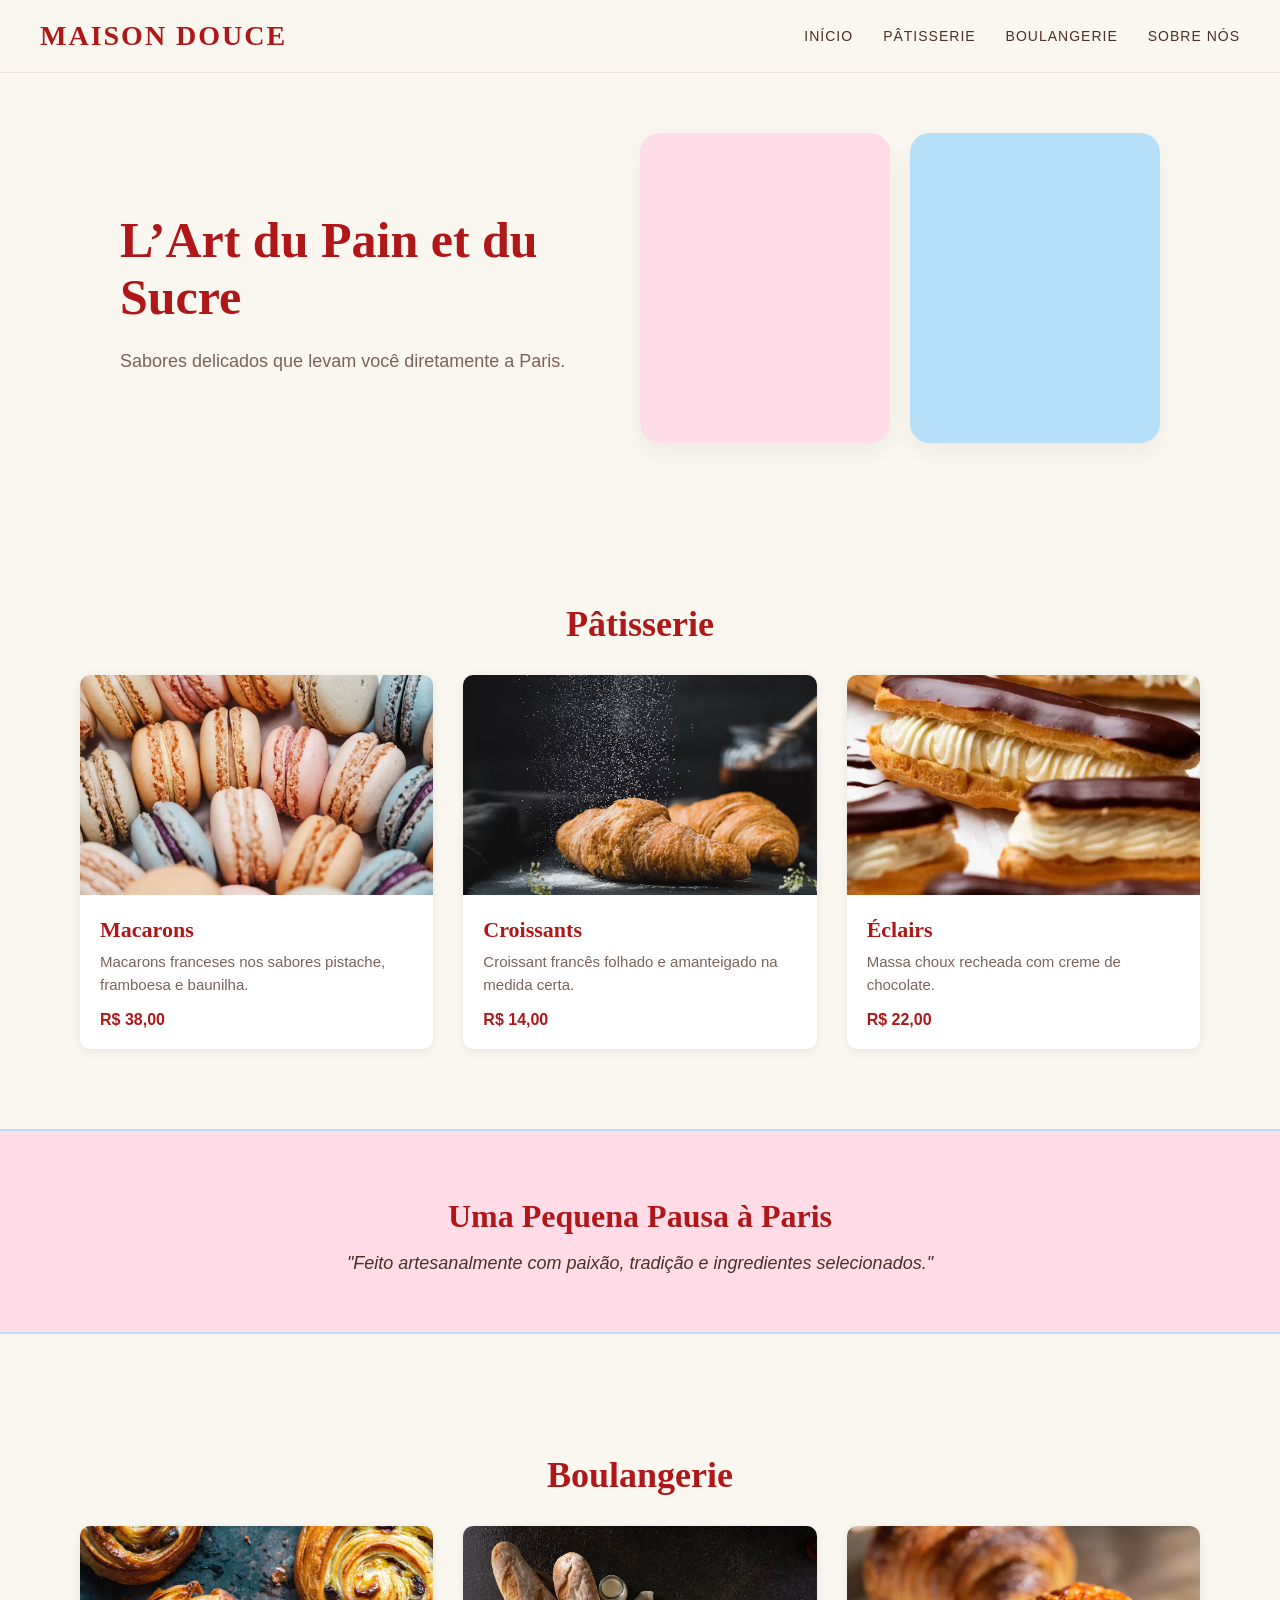
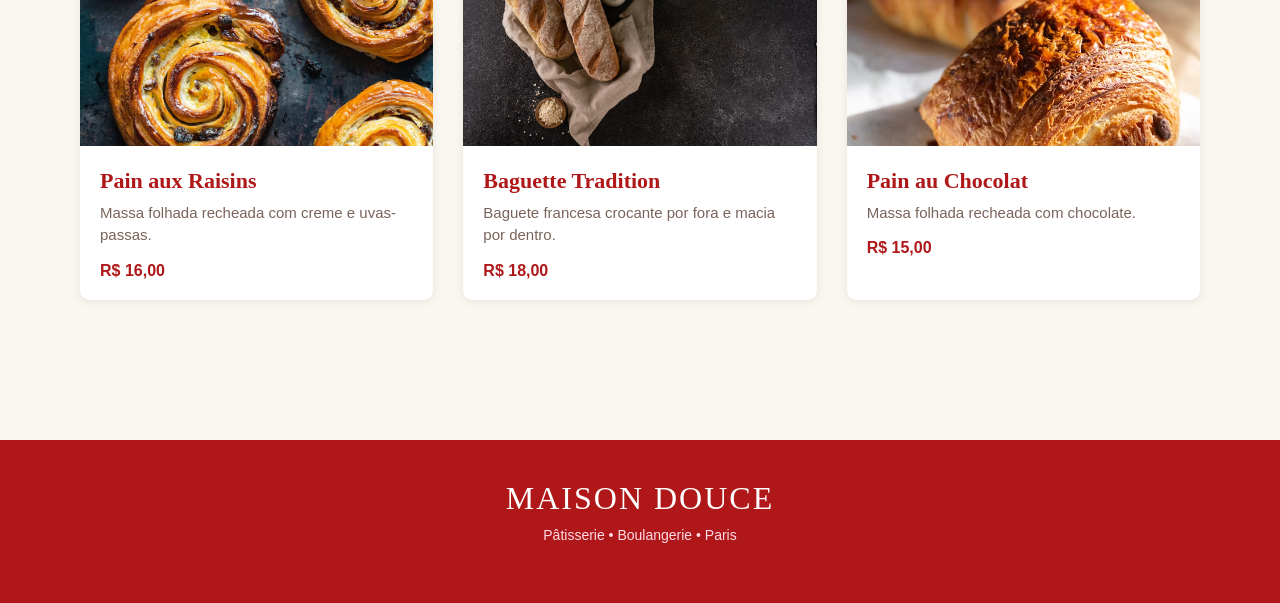
<file: index.html>
<!DOCTYPE html>
<html lang="pt-BR">
<head>
    <meta charset="UTF-8">
    <title>Maison Douce</title>
    <link rel="stylesheet" href="css/global.css">
    <link rel="stylesheet" href="css/index.css">
</head>
<body>

  <header>
    <div class="logo">Maison Douce</div>

    <nav>
        <a href="index.html">Início</a>
        <a href="patisserie.html">Pâtisserie</a>
        <a href="boulangerie.html">Boulangerie</a>
        <a href="sobre.html">Sobre Nós</a>
    </nav>
</header>

<section class="hero">
    <div class="hero-text">
    <h1>L’Art du Pain et du Sucre</h1>
    <p>Sabores delicados que levam você diretamente a Paris.</p>
    </div>
    <div class="hero-video">
    <div class="hero-card" style="background: var(--rosa-suave);">
        <video autoplay muted loop playsinline>
            <source src="assets/video/croissant.mp4" type="video/mp4">
        </video>
    </div>
    <div class="hero-card" style="background: var(--azul-pastel);">
      <video autoplay muted loop playsinline>
            <source src="assets/video/macarons.mp4" type="video/mp4">
        </video>
    </div>
</section>

<section class="catalogo">
    <h2 class="catalogo-title">
        <a href="patisserie.html">Pâtisserie</a>
    </h2>
    <div class="grid">
        <div class="product-card">
            <img src="assets/img/macarons.png" alt="Macarons">
            <h3>Macarons</h3>
            <p>Macarons franceses nos sabores pistache, framboesa e baunilha.</p>
            <span>R$ 38,00</span>
        </div>
        <div class="product-card">
            <img src="assets/img/croissant.png" alt="Croissant">
            <h3>Croissants</h3>
            <p>Croissant francês folhado e amanteigado na medida certa.</p>
            <span>R$ 14,00</span>
        </div>
        <div class="product-card">
            <img src="assets/img/eclair.png" alt="Éclair">
            <h3>Éclairs</h3>
            <p>Massa choux recheada com creme de chocolate.</p>
            <span>R$ 22,00</span>
        </div>
    </div>
</section>

<section class="quote">
    <h2 class="quote-title" id="sobrenos">Uma Pequena Pausa à Paris</h2>
    <p class="quote-text">"Feito artesanalmente com paixão, tradição e ingredientes selecionados."</p>
</section>

<section class="catalogo">
    <h2 class="catalogo-title">
        <a href="boulangerie.html">Boulangerie</a>
    </h2>
    <div class="grid">
        <div class="product-card">
            <img src="assets/img/raisins.png" alt="Pain aux Raisins">
            <h3>Pain aux Raisins</h3>
            <p>Massa folhada recheada com creme e uvas-passas.</p>
            <span>R$ 16,00</span>
        </div>
        <div class="product-card">
            <img src="assets/img/baguette.png" alt="Baguette">
            <h3>Baguette Tradition</h3>
            <p>Baguete francesa crocante por fora e macia por dentro.</p>
            <span>R$ 18,00</span>
        </div>
        <div class="product-card">
            <img src="assets/img/chocolat.png" alt="Pain au Chocolat">
            <h3>Pain au Chocolat</h3>
            <p>Massa folhada recheada com chocolate.</p>
            <span>R$ 15,00</span>
        </div>
    </div>
</section>

<footer>
    <div class="footer-logo">MAISON DOUCE</div>
    <div class="footer-sub">Pâtisserie • Boulangerie • Paris</div>
</footer>
</body>
</html>
</file>
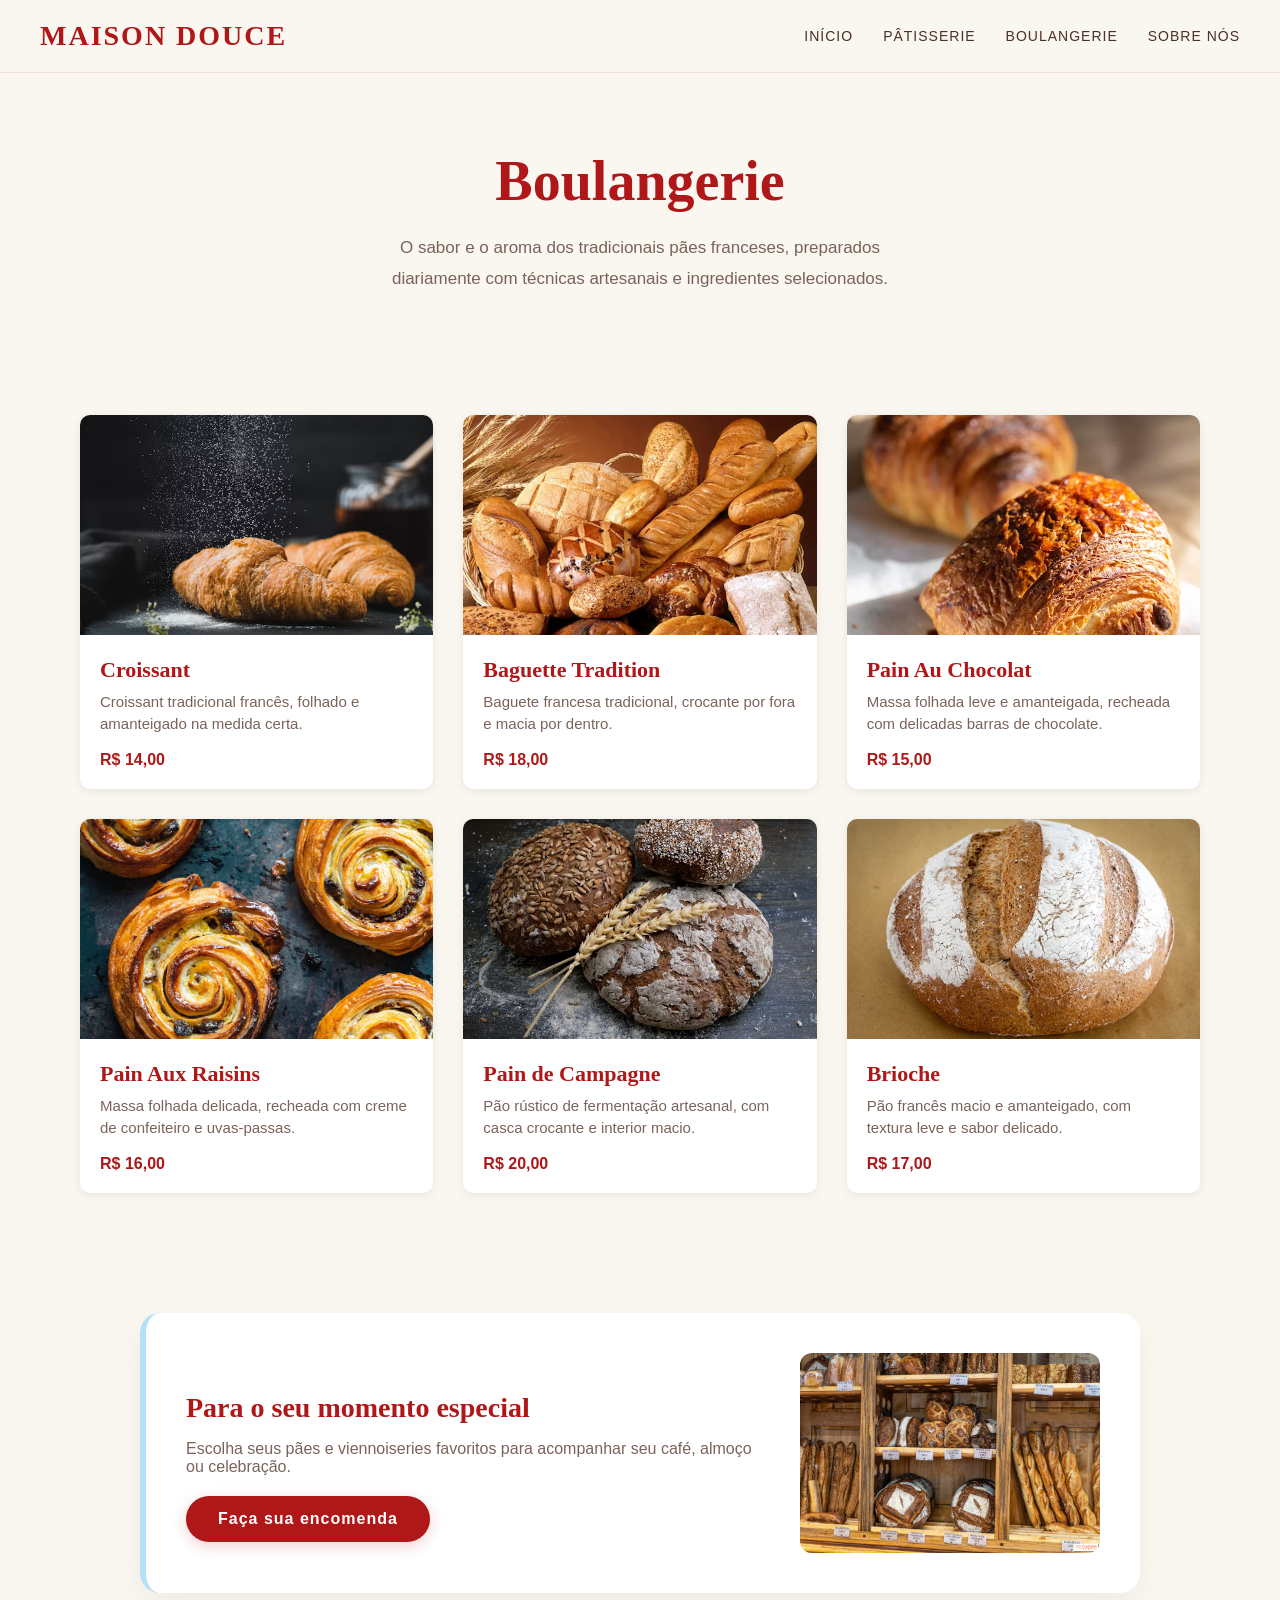
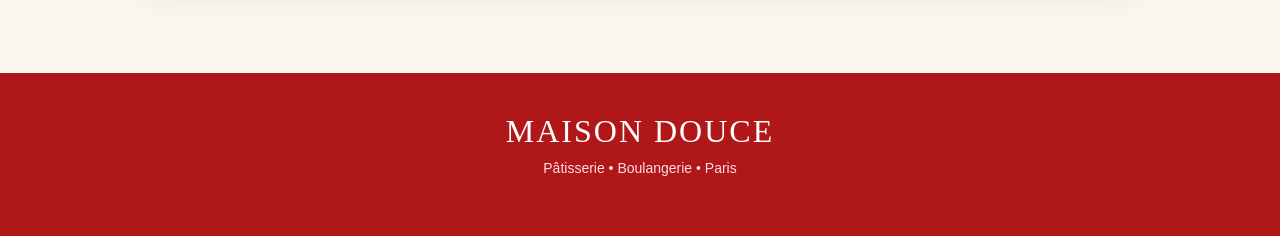
<file: boulangerie.html>
<!DOCTYPE html>
<html lang="pt-BR">

<head>
    <meta charset="UTF-8">
    <title>Boulangerie - Maison Douce</title>

    <link rel="stylesheet" href="css/global.css">
    <link rel="stylesheet" href="css/itens.css">
</head>

<body>

<header>
    <div class="logo">Maison Douce</div>

    <nav>
        <a href="index.html">Início</a>
        <a href="patisserie.html">Pâtisserie</a>
        <a href="boulangerie.html">Boulangerie</a>
        <a href="sobre.html">Sobre Nós</a>
    </nav>
</header>


<section class="hero">

    <div class="hero-text">
        <h1>Boulangerie</h1>

        <p>O sabor e o aroma dos tradicionais pães franceses, preparados diariamente com técnicas artesanais e ingredientes selecionados.</p>
    </div>

</section>

<section class="catalogo">
    <div class="grid">
        <div class="product-card">
            <img src="assets/img/croissant.png" alt="Croissant">
            <h3>Croissant</h3>
            <p>Croissant tradicional francês, folhado e amanteigado na medida certa.</p>
            <span>R$ 14,00</span>
        </div>
        <div class="product-card">
            <img src="assets/img/baguette02.png" alt="Baguette">
            <h3>Baguette Tradition</h3>
            <p>Baguete francesa tradicional, crocante por fora e macia por dentro.</p>
            <span>R$ 18,00</span>
        </div>
        <div class="product-card">
            <img src="assets/img/chocolat.png" alt="Pain Au Chocolat">
            <h3>Pain Au Chocolat</h3>
            <p>Massa folhada leve e amanteigada, recheada com delicadas barras de chocolate.</p>
            <span>R$ 15,00</span>
        </div>
        <div class="product-card">
            <img src="assets/img/raisins.png" alt="Pain Aux Raisins">
            <h3>Pain Aux Raisins</h3>
            <p>Massa folhada delicada, recheada com creme de confeiteiro e uvas-passas.</p>
            <span>R$ 16,00</span>
        </div>
        <div class="product-card">
            <img src="assets/img/pao.png" alt="Pão Artesanal">
            <h3>Pain de Campagne</h3>
            <p>Pão rústico de fermentação artesanal, com casca crocante e interior macio.</p>
            <span>R$ 20,00</span>
        </div>
        <div class="product-card">
            <img src="assets/img/paofrances.png" alt="Pão Artesanal francês">
            <h3>Brioche</h3>
            <p>Pão francês macio e amanteigado, com textura leve e sabor delicado.</p>
            <span>R$ 17,00</span>
        </div>
    </div>

</section>

<section class="order">
        <div class="order-info">
            <h3>Para o seu momento especial</h3>
            <p>Escolha seus pães e viennoiseries favoritos para acompanhar seu café, almoço ou celebração.</p>
            <a href="encomenda.html" class="btn-primary">Faça sua encomenda</a>
        </div>
        <img src="assets/img/boulangerie.png">
</section>

<footer>
    <div class="footer-logo">MAISON DOUCE</div>
    <div class="footer-sub">Pâtisserie • Boulangerie • Paris</div>
</footer>
</body>
</html>
</file>
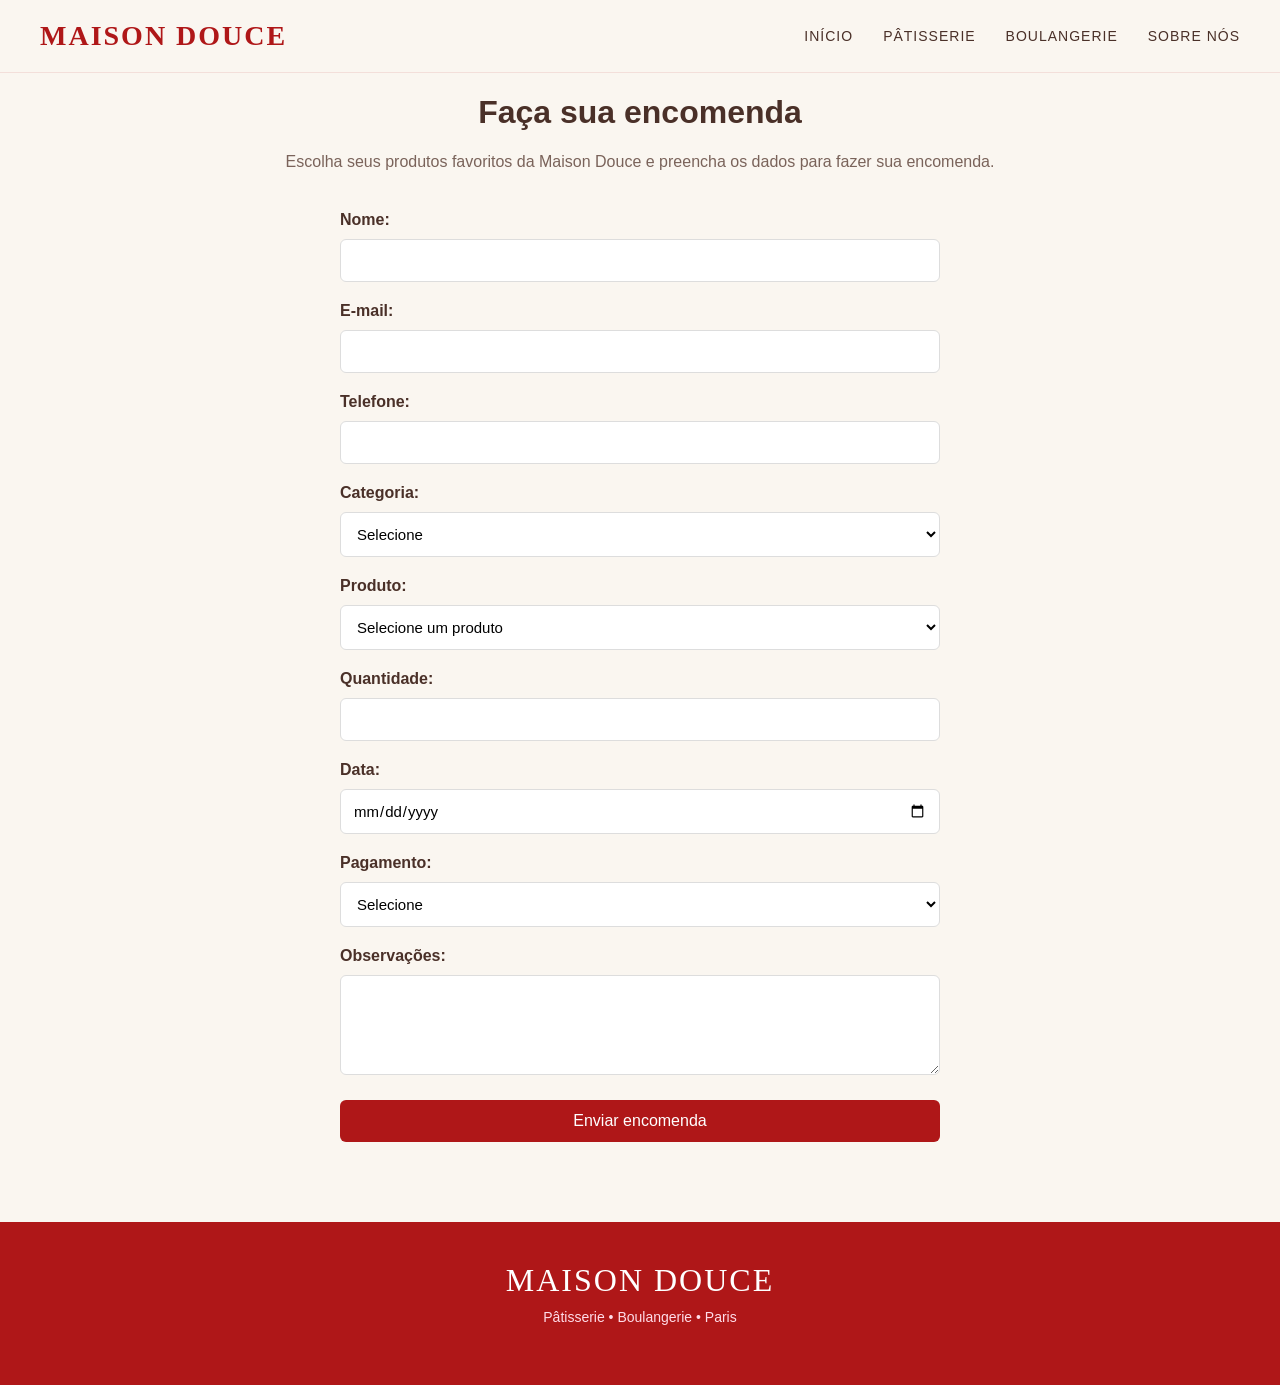
<file: encomenda.html>
<!DOCTYPE html>
<html lang="pt-BR">

<head>
    <meta charset="UTF-8">

    <title>Encomenda - Maison Douce</title>

    <link rel="stylesheet" href="css/global.css">
    <link rel="stylesheet" href="css/form.css">
</head>
<body>

<header>

    <div class="logo">
        Maison Douce
    </div>

    <nav>
        <a href="index.html">Início</a>
        <a href="patisserie.html">Pâtisserie</a>
        <a href="boulangerie.html">Boulangerie</a>
        <a href="sobre.html">Sobre Nós</a>
    </nav>

</header>

<main class="container">
    <h1>Faça sua encomenda</h1>
    <p class="texto-encomenda">Escolha seus produtos favoritos da Maison Douce e preencha os dados para fazer sua encomenda.</p>

    <form>
        <label for="nome">Nome:</label>
        <input type="text" id="nome" name="nome" required>
        <label for="email">E-mail:</label>
        <input type="email" id="email" name="email" required>
        <label for="telefone">Telefone:</label>
        <input type="tel" id="telefone" name="telefone" required>
        <label for="categoria">Categoria:</label>
        <select id="categoria" name="categoria" required>
            <option value="">Selecione</option>
            <option value="patisserie">Pâtisserie</option>
            <option value="boulangerie">Boulangerie</option>
        </select>
        <label for="produto">Produto:</label>
        <select id="produto" name="produto" required>
            <option value="">Selecione um produto</option>

            <optgroup label="Pâtisserie">
                <option>Macarons</option>
                <option>Éclairs</option>
                <option>Tartelette</option>
                <option>Petit Gâteau</option>
                <option>Mille-Feuille</option>
                <option>Gâteau au Chocolat</option>
            </optgroup>

            <optgroup label="Boulangerie">
                <option>Croissant</option>
                <option>Baguette Tradition</option>
                <option>Pain au Chocolat</option>
                <option>Pain aux Raisins</option>
                <option>Ficelle</option>
                <option>Brioche</option>
            </optgroup>
        </select>

        <label for="quantidade">Quantidade:</label>
        <input type="number" id="quantidade" name="quantidade" min="1" required>
        <label for="data">Data:</label>
        <input type="date" id="data" name="data" required>
        <label for="pagamento">Pagamento:</label>
        <select id="pagamento" name="pagamento">
            <option value="">Selecione</option>
            <option>Pix</option>
            <option>Cartão</option>
            <option>Dinheiro</option>
        </select>
        <label for="observacao">Observações:</label>
        <textarea id="observacao" name="observacao"></textarea>
        <button type="submit">Enviar encomenda</button>
    </form>
</main>

<footer>
    <div class="footer-logo">
        MAISON DOUCE
    </div>
    <div class="footer-sub">
        Pâtisserie • Boulangerie • Paris
    </div>
</footer>
</body>
</html>
</file>
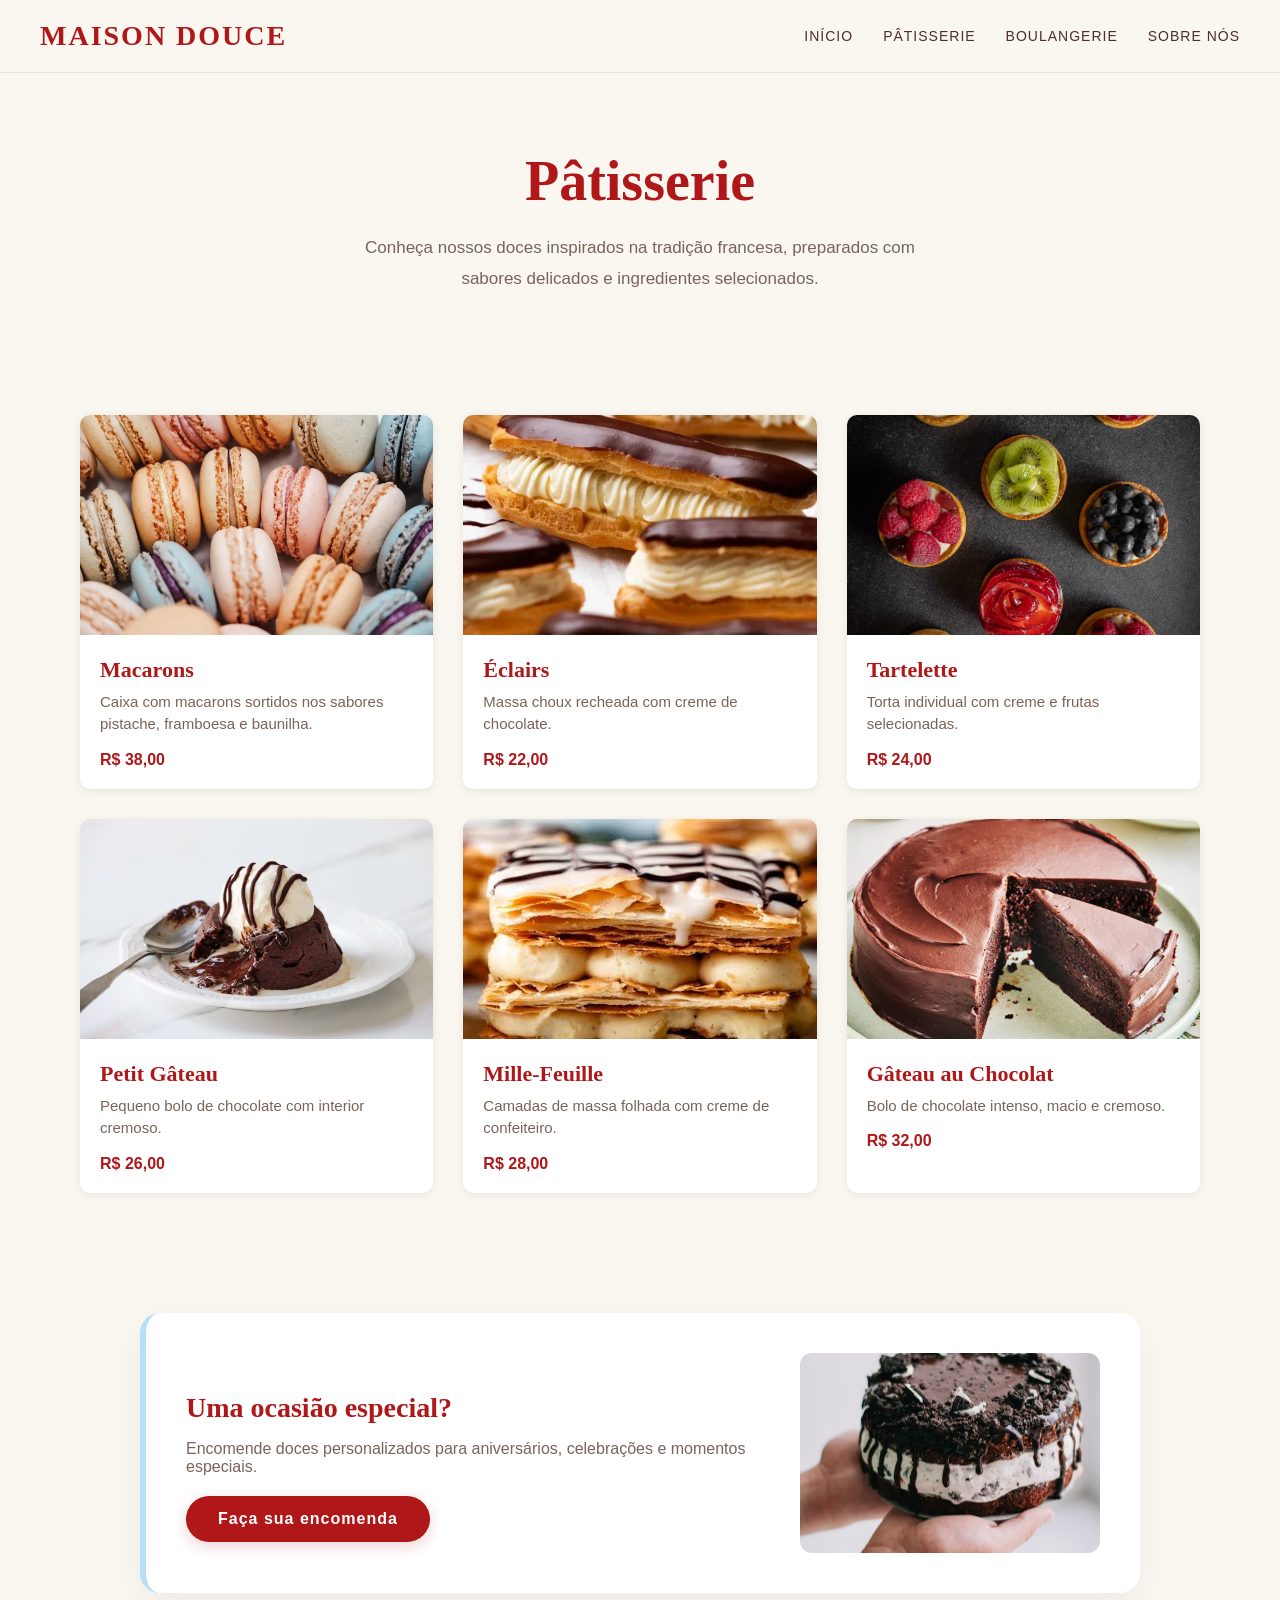
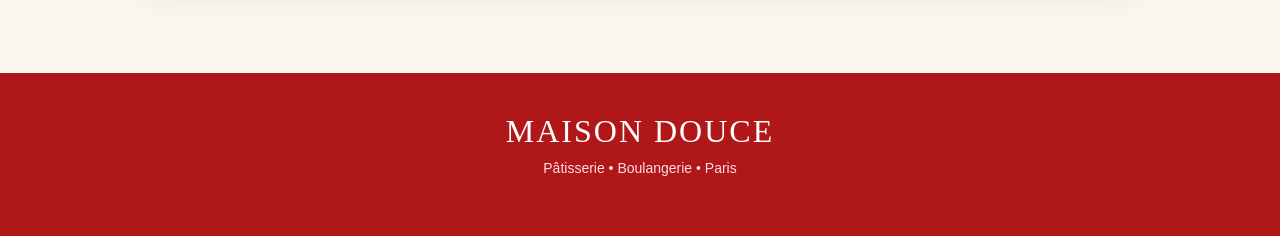
<file: patisserie.html>
<!DOCTYPE html>
<html lang="pt-BR">

<head>
    <meta charset="UTF-8">
    <title>Pâtisserie - Maison Douce</title>

    <link rel="stylesheet" href="css/global.css">
    <link rel="stylesheet" href="css/itens.css">
</head>

<body>

<header>
    <div class="logo">Maison Douce</div>

    <nav>
        <a href="index.html">Início</a>
        <a href="patisserie.html">Pâtisserie</a>
        <a href="boulangerie.html">Boulangerie</a>
        <a href="sobre.html">Sobre Nós</a>
    </nav>
</header>


<section class="hero">

    <div class="hero-text">
        <h1>Pâtisserie</h1>

        <p>Conheça nossos doces inspirados na tradição francesa, preparados com sabores delicados e ingredientes selecionados.</p>
    </div>

</section>

<section class="catalogo">
    <div class="grid">
        <div class="product-card">
            <img src="assets/img/macarons.png" alt="Macarons">
            <h3>Macarons</h3>
            <p>Caixa com macarons sortidos nos sabores pistache, framboesa e baunilha.</p>
            <span>R$ 38,00</span>
        </div>
        <div class="product-card">
            <img src="assets/img/eclair.png" alt="Éclair">
            <h3>Éclairs</h3>
            <p>Massa choux recheada com creme de chocolate.</p>
            <span>R$ 22,00</span>
        </div>
        <div class="product-card">
            <img src="assets/img/tartelette.png" alt="Tartelette">
            <h3>Tartelette</h3>
            <p>Torta individual com creme e frutas selecionadas.</p>
            <span>R$ 24,00</span>
        </div>
        <div class="product-card">
            <img src="assets/img/gateau.png" alt="Petit Gâteau">
            <h3>Petit Gâteau</h3>
            <p>Pequeno bolo de chocolate com interior cremoso.</p>
            <span>R$ 26,00</span>
        </div>
        <div class="product-card">
            <img src="assets/img/feuille.png" alt="Mille-Feuille">
            <h3>Mille-Feuille</h3>
            <p>Camadas de massa folhada com creme de confeiteiro.</p>
            <span>R$ 28,00</span>
        </div>
        <div class="product-card">
            <img src="assets/img/auchocolat.png" alt="Gâteau au Chocolat">
            <h3>Gâteau au Chocolat</h3>
            <p>Bolo de chocolate intenso, macio e cremoso.</p>
            <span>R$ 32,00</span>
        </div>
    </div>

</section>

<section class="order">
        <div class="order-info">
            <h3>Uma ocasião especial?</h3>
            <p>Encomende doces personalizados para aniversários, celebrações e momentos especiais.</p>
            <a href="encomenda.html" class="btn-primary">Faça sua encomenda</a>
        </div>
        <img src="assets/img/bolo.png">
</section>

<footer>
    <div class="footer-logo">MAISON DOUCE</div>
    <div class="footer-sub">Pâtisserie • Boulangerie • Paris</div>
</footer>
</body>
</html>
</file>
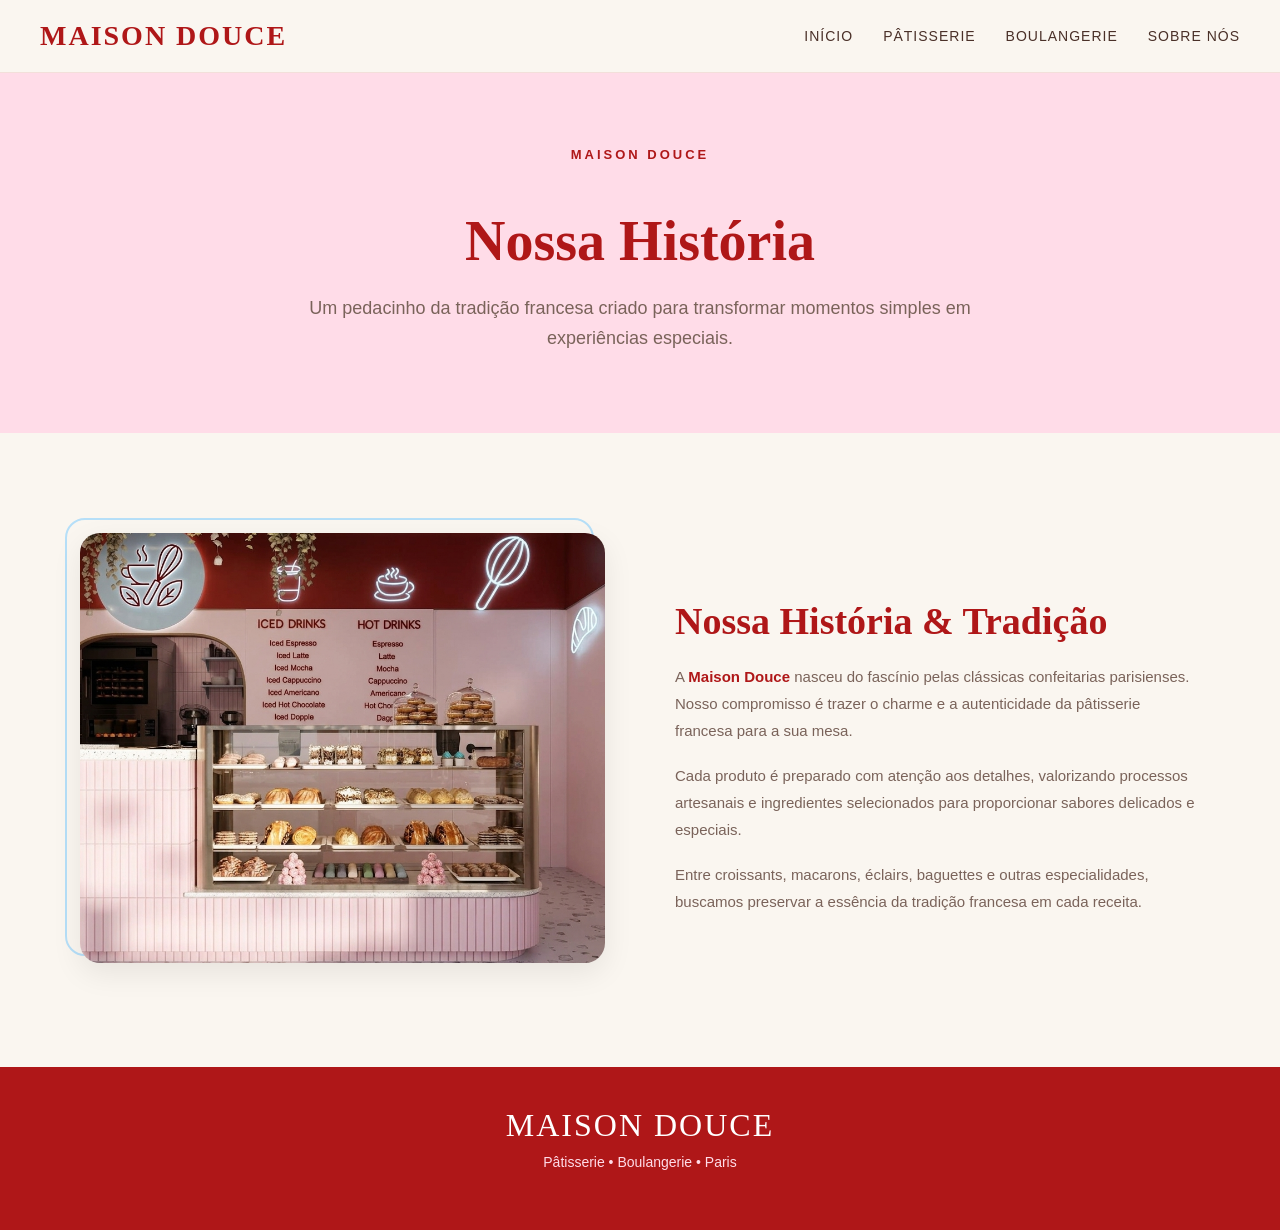
<file: sobre.html>
<!DOCTYPE html>
<html lang="pt-BR">

<head>
    <meta charset="UTF-8">
    <meta name="viewport" content="width=device-width, initial-scale=1.0">

    <title>Maison Douce - Sobre Nós</title>
    <link rel="stylesheet" href="css/global.css">
    <link rel="stylesheet" href="css/sobre.css">
</head>

<body>

  <header>
    <div class="logo">Maison Douce</div>

    <nav>
        <a href="index.html">Início</a>
        <a href="patisserie.html">Pâtisserie</a>
        <a href="boulangerie.html">Boulangerie</a>
        <a href="sobre.html">Sobre Nós</a>
    </nav>
</header>

    <section class="hero">
        <div class="hero-content">
            <p class="hero-logo">
                MAISON DOUCE
            </p>
            <h1>Nossa História</h1>
            <p>
                Um pedacinho da tradição francesa criado para
                transformar momentos simples em experiências especiais.
            </p>
        </div>
    </section>

    <section class="sobre">
        <div class="sobre-img">
            <img src="assets/img/sobrenos.jpg" alt="Preparo artesanal da Maison Douce">
        </div>

        <div class="sobre-text">
            <h2>
                Nossa História & Tradição
            </h2>
            <p>
                A <strong>Maison Douce</strong> nasceu do fascínio pelas
                clássicas confeitarias parisienses. Nosso compromisso é
                trazer o charme e a autenticidade da pâtisserie francesa
                para a sua mesa.
            </p>
            <p>
                Cada produto é preparado com atenção aos detalhes,
                valorizando processos artesanais e ingredientes
                selecionados para proporcionar sabores delicados e
                especiais.
            </p>
            <p>
                Entre croissants, macarons, éclairs, baguettes e outras
                especialidades, buscamos preservar a essência da
                tradição francesa em cada receita.
            </p>
        </div>
    </section>

<footer>
    <div class="footer-logo">MAISON DOUCE</div>
    <div class="footer-sub">Pâtisserie • Boulangerie • Paris</div>
</footer>

</body>

</html>
</file>
<file: css/global.css>
:root {
  --rosa-suave: #FFDCE8;
  --vermelho-vinho: #AF1718;
  --azul-pastel: #B6DFF8;
  --fundo-creme: #FAF6F0;
  --texto-escuro: #4A3028;
  --texto-mutado: #7A635A;
  --branco: #FFFFFF;
}

* {
    box-sizing: border-box;
}

body {
  margin: 0;
  font-family: 'Montserrat', sans-serif;
  background-color: var(--fundo-creme);
  color: var(--texto-escuro);
}

header {
    background-color: var(--fundo-creme);
    padding: 20px 40px;
    display: flex;
    justify-content: space-between;
    align-items: center;
    border-bottom: 1px solid rgba(175, 23, 24, 0.1);
    position: sticky;
    top: 0;
    z-index: 100;
}

.btn-primary {
  display: inline-block;
  background-color: var(--vermelho-vinho);
  color: var(--branco);
  padding: 14px 32px;
  border-radius: 30px;
  text-decoration: none;
  font-weight: 600;
  letter-spacing: 1px;
  box-shadow: 0 4px 15px rgba(175, 23, 24, 0.2);
  transition: background 0.3s, transform 0.2s;
}

.btn-primary:hover {
  background-color: #8c1011;
  transform: translateY(-2px);
}

.logo {
    font-family: 'Cormorant Garamond', serif;
    font-size: 28px;
    font-weight: 700;
    color: var(--vermelho-vinho);
    letter-spacing: 2px;
    text-transform: uppercase;
}

nav {
    display: flex;
    align-items: center;
    gap: 30px;
}

nav a {
    text-decoration: none;
    color: var(--texto-escuro);
    font-weight: 500;
    font-size: 14px;
    letter-spacing: 1px;
    text-transform: uppercase;
    transition: color 0.3s;
}

nav a:hover {
    color: var(--vermelho-vinho);
}

footer {
  background-color: var(--vermelho-vinho);
  color: var(--branco);
  text-align: center;
  padding: 40px 20px;
  margin-top: 80px;
}

.footer-logo {
  font-family: 'Cormorant Garamond', serif;
  font-size: 32px;
  margin-bottom: 10px;
  letter-spacing: 2px;
}

.footer-sub {
  color: var(--rosa-suave);
  font-size: 14px;
  margin-bottom: 20px;
}
</file>
<file: css/index.css>
.hero {
  display: flex;
  align-items: center;
  justify-content: space-between;
  padding: 60px 80px;
  max-width: 1200px;
  margin: 0 auto;
  gap: 40px;
}

.hero-text {
    flex: 1;
    text-align: left;
}

.hero h1 {
  font-family: 'Playfair Display', serif;
  font-size: 50px;
  color: var(--vermelho-vinho);
  line-height: 1.15;
  margin-bottom: 20px;
}

.hero p {
  font-size: 18px;
  color: var(--texto-mutado);
  margin-bottom: 30px;
  text-align: left;
  line-height: 1.6;
  max-width: 500px;
}

.hero-card {
    padding: 15px;
    border-radius: 20px;
    box-shadow: 0 10px 25px rgba(0,0,0,0.05);
    overflow: hidden;
}

.hero-video {
    flex: 1;
    display: flex;
    gap: 20px;
    justify-content: center;
}

.hero-card video {
    width: 220px;
    height: 280px;
    object-fit: cover;
    border-radius: 12px;
    display: block;
}

.catalogo {
    padding: 60px 40px;
    max-width: 1200px;
    margin: 0 auto;
}

.catalogo-title {
    text-align: center;
    font-family: 'Playfair Display', serif;
    font-size: 36px;
    color: var(--vermelho-vinho);
    margin: 40px 0 30px;
}

.catalogo-title a {
    color: inherit;
    text-decoration: none;
}

.grid {
    display: grid;
    grid-template-columns: repeat(3, 1fr);
    gap: 30px;
}

.product-card {
    background-color: white;
    border-radius: 10px;
    overflow: hidden;
    padding-bottom: 20px;
    box-shadow: 0 2px 10px rgba(0, 0, 0, 0.08);
}

.product-card img {
    width: 100%;
    height: 220px;
    object-fit: cover;
}

.product-card h3 {
    color: var(--vermelho-vinho);
    font-family: 'Playfair Display', serif;
    font-size: 22px;
    margin: 18px 20px 8px;
}

.product-card p {
    color: var(--texto-mutado);
    font-size: 15px;
    line-height: 1.5;
    margin: 0 20px 15px;
}

.product-card span {
    color: var(--vermelho-vinho);
    font-weight: bold;
    margin: 0 20px;
}

.quote {
  background-color: var(--rosa-suave);
  padding: 40px 10px;
  text-align: center;
  margin: 20px 0;
  border-top: 2px solid var(--azul-pastel);
  border-bottom: 2px solid var(--azul-pastel);
}

.quote-title {
  font-family: 'Playfair Display', serif;
  font-size: 32px;
  color: var(--vermelho-vinho);
  margin-bottom: 10px;
}

.quote-text {
  font-size: 18px;
  font-style: italic;
  color: var(--texto-escuro);
}
</file>
<file: css/itens.css>
.hero {
    max-width: 1200px;
    margin: 0 auto;
    padding: 30px 40px;
    display: flex;
    align-items: center;
    justify-content: space-between;
    gap: 60px;
}

.hero-text {
    flex: 1;
    text-align: center;
}

.hero h1 {
    font-family: 'Playfair Display', serif;
    font-size: 56px;
    color: var(--vermelho-vinho);
    margin-bottom: 20px;
}

.hero p {
    color: var(--texto-mutado);
    font-size: 17px;
    line-height: 1.8;
    max-width: 550px;
    margin: 0 auto 30px;
}

.catalogo {
    padding: 60px 40px;
    max-width: 1200px;
    margin: 0 auto;
}

.grid {
    display: grid;
    grid-template-columns: repeat(3, 1fr);
    gap: 30px;
}

.product-card {
    background-color: white;
    border-radius: 10px;
    overflow: hidden;
    padding-bottom: 20px;
    box-shadow: 0 2px 10px rgba(0, 0, 0, 0.08);
}

.product-card img {
    width: 100%;
    height: 220px;
    object-fit: cover;
}

.product-card h3 {
    color: var(--vermelho-vinho);
    font-family: 'Playfair Display', serif;
    font-size: 22px;
    margin: 18px 20px 8px;
}

.product-card p {
    color: var(--texto-mutado);
    font-size: 15px;
    line-height: 1.5;
    margin: 0 20px 15px;
}

.product-card span {
    color: var(--vermelho-vinho);
    font-weight: bold;
    margin: 0 20px;
}

.order {
  max-width: 1000px;
  margin: 60px auto;
  padding: 40px;
  background: var(--branco);
  border-radius: 20px;
  border-left: 6px solid var(--azul-pastel);
  box-shadow: 0 10px 30px rgba(0,0,0,0.05);
  display: flex;
  align-items: center;
  gap: 40px;
}

.order-info {
  flex: 1;
}

.order-info h3 {
  font-family: 'Playfair Display', serif;
  font-size: 28px;
  color: var(--vermelho-vinho);
  margin-bottom: 15px;
}

.order-info p {
  color: var(--texto-mutado);
  margin-bottom: 20px;
}

.order img {
  width: 300px;
  height: 200px;
  object-fit: cover;
  border-radius: 12px;
}
</file>
<file: css/form.css>
.container h1 {
        text-align: center;
    }
    
    .texto-encomenda {
        text-align: center;
        color: var(--texto-mutado);
        margin-bottom: 30px;
    }

    form {
        max-width: 600px;
        margin: 0 auto 60px;
        display: flex;
        flex-direction: column;
        gap: 10px;
    }

    form label {
        color: var(--texto-escuro);
        font-weight: 600;
        margin-top: 10px;
    }

    form input,
    form select,
    form textarea {
        width: 100%;
        padding: 12px;
        border: 1px solid #ddd;
        border-radius: 6px;
        font-family: inherit;
        font-size: 15px;
        background-color: white;
    }

    form textarea {
        height: 100px;
        resize: vertical;
    }

    form button {
        background-color: var(--vermelho-vinho);
        color: white;
        padding: 12px 25px;
        border: none;
        border-radius: 6px;
        font-size: 16px;
        cursor: pointer;
        margin-top: 15px;
    }
</file>
<file: css/sobre.css>
.hero {
        min-height: 360px;
        display: flex;
        align-items: center;
        justify-content: center;
        text-align: center;
        padding: 60px 20px;
        background-color: var(--rosa-suave);
    }

    .hero-content {
        max-width: 750px;
    }

    .hero-logo {
        color: var(--vermelho-vinho);
        font-size: 13px;
        font-weight: 600;
        letter-spacing: 3px;
        margin-bottom: 15px;
    }

    .hero-content h1 {
        font-family: 'Playfair Display', serif;
        font-size: 56px;
        color: var(--vermelho-vinho);
        margin-bottom: 20px;
    }

    .hero-content > p:last-child {
        color: var(--texto-mutado);
        font-size: 18px;
        line-height: 1.7;
    }

    .sobre {
        max-width: 1200px;
        margin: 100px auto;
        padding: 0 40px;
        display: flex;
        align-items: center;
        gap: 70px;
    }

    .sobre-img {
        flex: 1;
        position: relative;
    }

    .sobre-img img {
        width: 100%;
        height: 430px;
        object-fit: cover;
        border-radius: 20px;
        box-shadow: 0 10px 30px rgba(0,0,0,0.08);
    }

  .sobre-img::before {
        content: '';
        position: absolute;
        top: -15px;
        left: -15px;
        width: 100%;
        height: 100%;
        border: 2px solid var(--azul-pastel);
        border-radius: 20px;
        z-index: -1;
    }

    .sobre-text {
        flex: 1;
    }

    .sobre-text h2 {
        font-family: 'Playfair Display', serif;
        font-size: 38px;
        color: var(--vermelho-vinho);
        margin-bottom: 20px;
    }

    .sobre-text p {
        color: var(--texto-mutado);
        font-size: 15px;
        line-height: 1.8;
        margin-bottom: 18px;
    }

    .sobre-text strong {
        color: var(--vermelho-vinho);
    }
</file>
